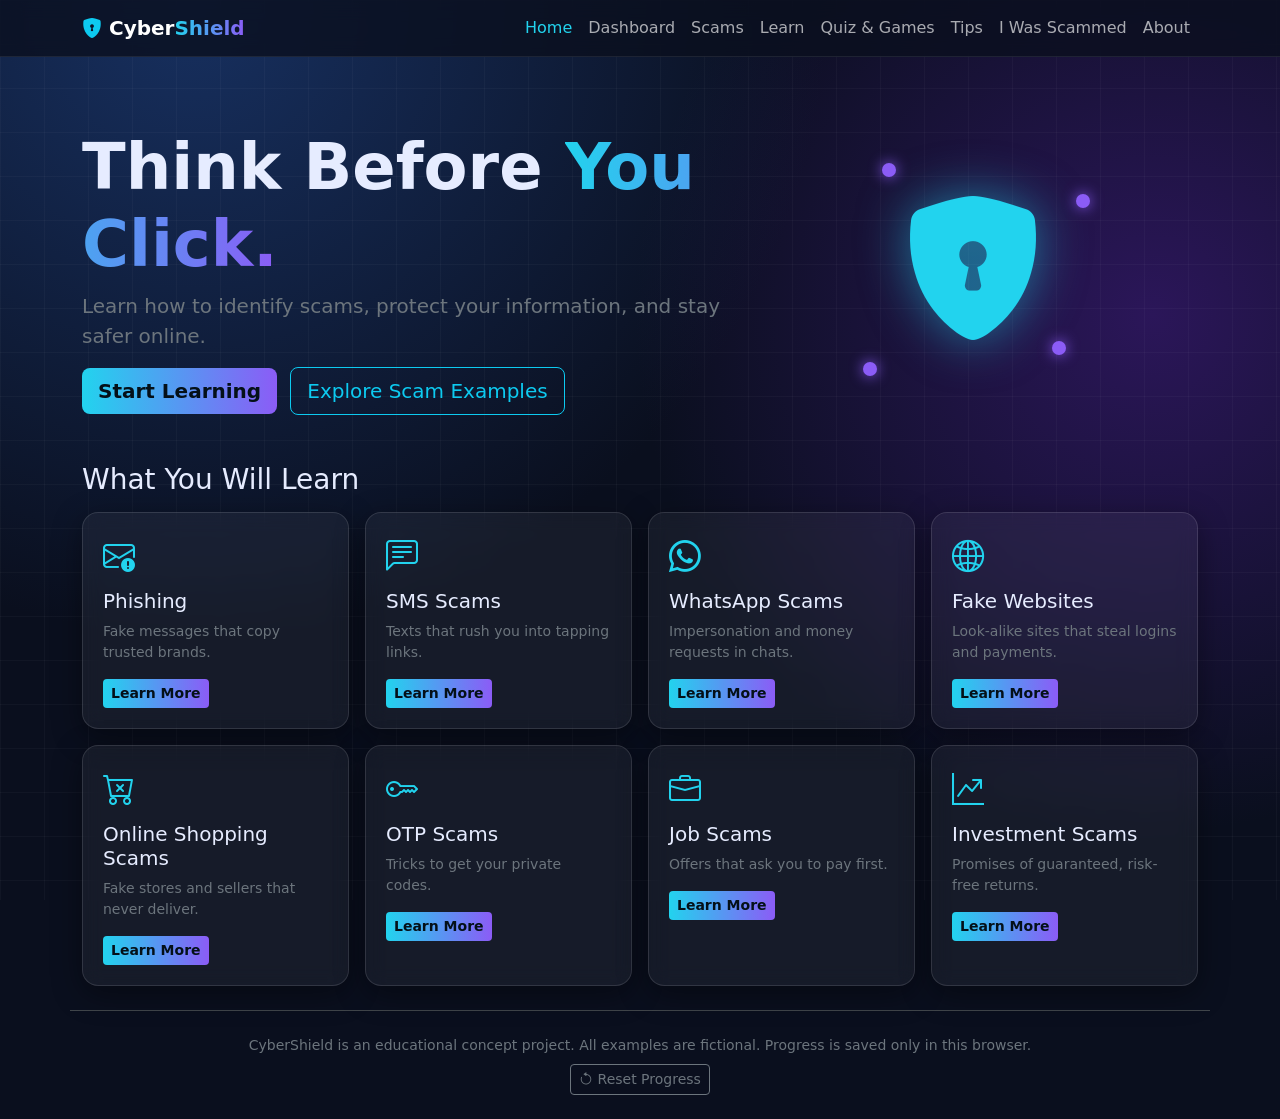
<file: index.html>
<!DOCTYPE html><html lang="en" data-bs-theme="dark"><head><meta charset="utf-8"><meta name="viewport" content="width=device-width,initial-scale=1"><title>Think Before You Click · CyberShield</title>
<link href="https://cdn.jsdelivr.net/npm/bootstrap@5.3.3/dist/css/bootstrap.min.css" rel="stylesheet">
<link href="https://cdn.jsdelivr.net/npm/bootstrap-icons@1.11.3/font/bootstrap-icons.min.css" rel="stylesheet">
<link href="css/style.css" rel="stylesheet"></head><body data-base=""><a class="visually-hidden-focusable" href="#main">Skip to content</a><div id="nav"></div><main id="main" class="container py-4">
<section class="row align-items-center py-5 g-4"><div class="col-lg-7"><h1 class="display-3 fw-bold">Think Before <span class="grad">You Click.</span></h1><p class="lead text-secondary">Learn how to identify scams, protect your information, and stay safer online.</p><a class="btn btn-neon btn-lg me-2" href="pages/learn.html">Start Learning</a> <a class="btn btn-outline-info btn-lg" href="pages/scams.html">Explore Scam Examples</a></div>
<div class="col-lg-5"><div class="hero-art" role="img" aria-label="Shield with a lock surrounded by network nodes"><i class="bi bi-shield-lock-fill"></i><i class="n" style="top:8%;left:15%"></i><i class="n" style="top:20%;right:5%;animation-delay:.6s"></i><i class="n" style="bottom:10%;left:8%;animation-delay:1.2s"></i><i class="n" style="bottom:18%;right:14%;animation-delay:1.8s"></i></div></div></section>
<h2 class="h3 mb-3">What You Will Learn</h2><div class="row g-3" id="cards"></div>
<script>
[["envelope-exclamation","Phishing","Fake messages that copy trusted brands."],["chat-left-text","SMS Scams","Texts that rush you into tapping links."],["whatsapp","WhatsApp Scams","Impersonation and money requests in chats."],["globe2","Fake Websites","Look-alike sites that steal logins and payments."],["cart-x","Online Shopping Scams","Fake stores and sellers that never deliver."],["key","OTP Scams","Tricks to get your private codes."],["briefcase","Job Scams","Offers that ask you to pay first."],["graph-up-arrow","Investment Scams","Promises of guaranteed, risk-free returns."]].forEach(([i,t,d],k)=>document.getElementById("cards").insertAdjacentHTML("beforeend",`<div class="col-sm-6 col-lg-3"><div class="glass"><i class="bi bi-${i} ico"></i><h3 class="h5 mt-2">${t}</h3><p class="small text-secondary">${d}</p><a class="btn btn-sm btn-neon" href="pages/learn.html#m${[0,1,2,4,5,3,6,7][k]}">Learn More</a></div></div>`));
</script>
</main><div id="foot"></div>
<script src="https://cdn.jsdelivr.net/npm/bootstrap@5.3.3/dist/js/bootstrap.bundle.min.js"></script>
<script src="js/progress.js"></script><script src="js/main.js"></script></body></html>
</file>
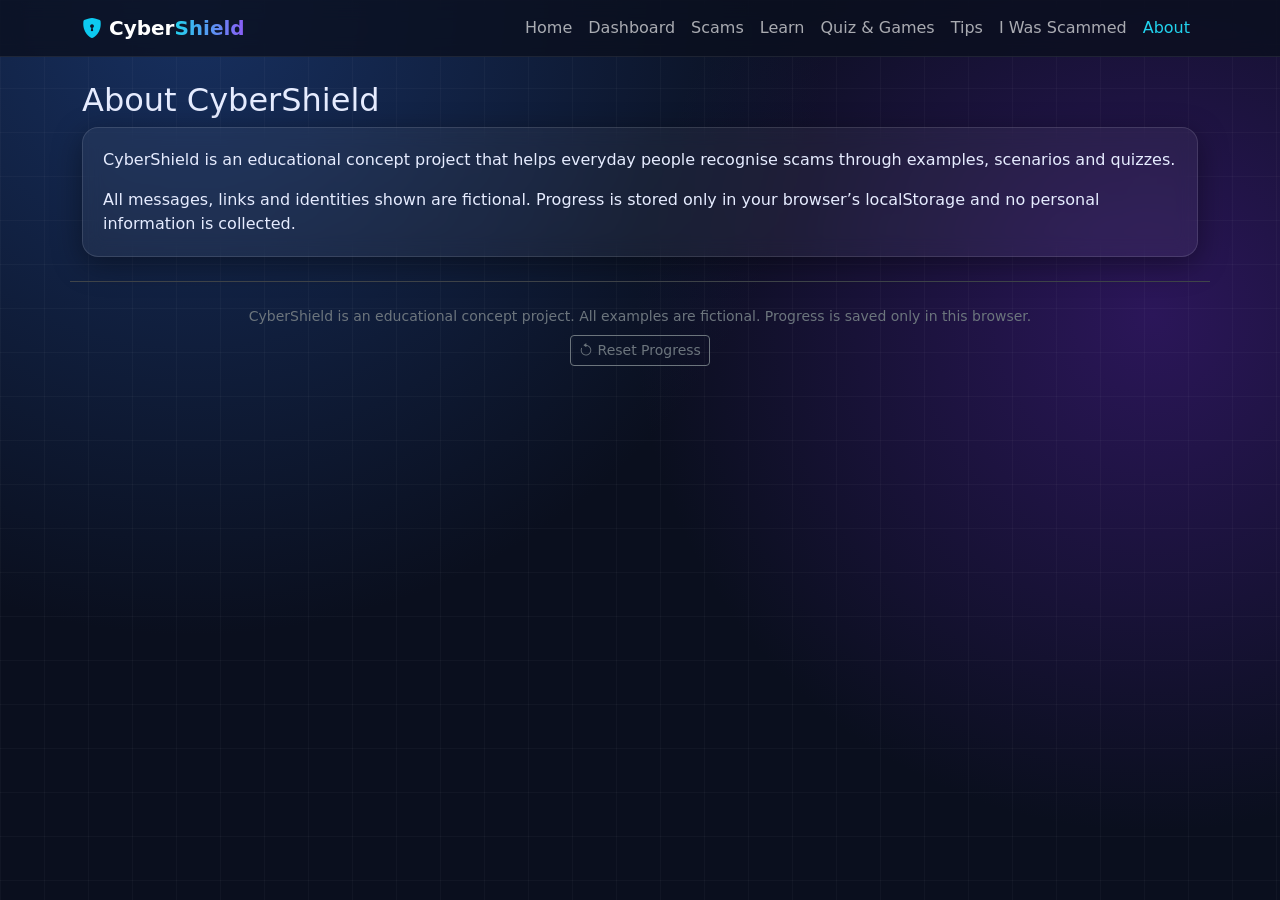
<file: pages/about.html>
<!DOCTYPE html><html lang="en" data-bs-theme="dark"><head><meta charset="utf-8"><meta name="viewport" content="width=device-width,initial-scale=1"><title>About · CyberShield</title>
<link href="https://cdn.jsdelivr.net/npm/bootstrap@5.3.3/dist/css/bootstrap.min.css" rel="stylesheet">
<link href="https://cdn.jsdelivr.net/npm/bootstrap-icons@1.11.3/font/bootstrap-icons.min.css" rel="stylesheet">
<link href="../css/style.css" rel="stylesheet"></head><body data-base="../"><a class="visually-hidden-focusable" href="#main">Skip to content</a><div id="nav"></div><main id="main" class="container py-4">
<h1 class="h2">About CyberShield</h1><div class="glass"><p>CyberShield is an educational concept project that helps everyday people recognise scams through examples, scenarios and quizzes.</p><p class="mb-0">All messages, links and identities shown are fictional. Progress is stored only in your browser’s localStorage and no personal information is collected.</p></div>
</main><div id="foot"></div>
<script src="https://cdn.jsdelivr.net/npm/bootstrap@5.3.3/dist/js/bootstrap.bundle.min.js"></script>
<script src="../js/progress.js"></script><script src="../js/main.js"></script></body></html>
</file>
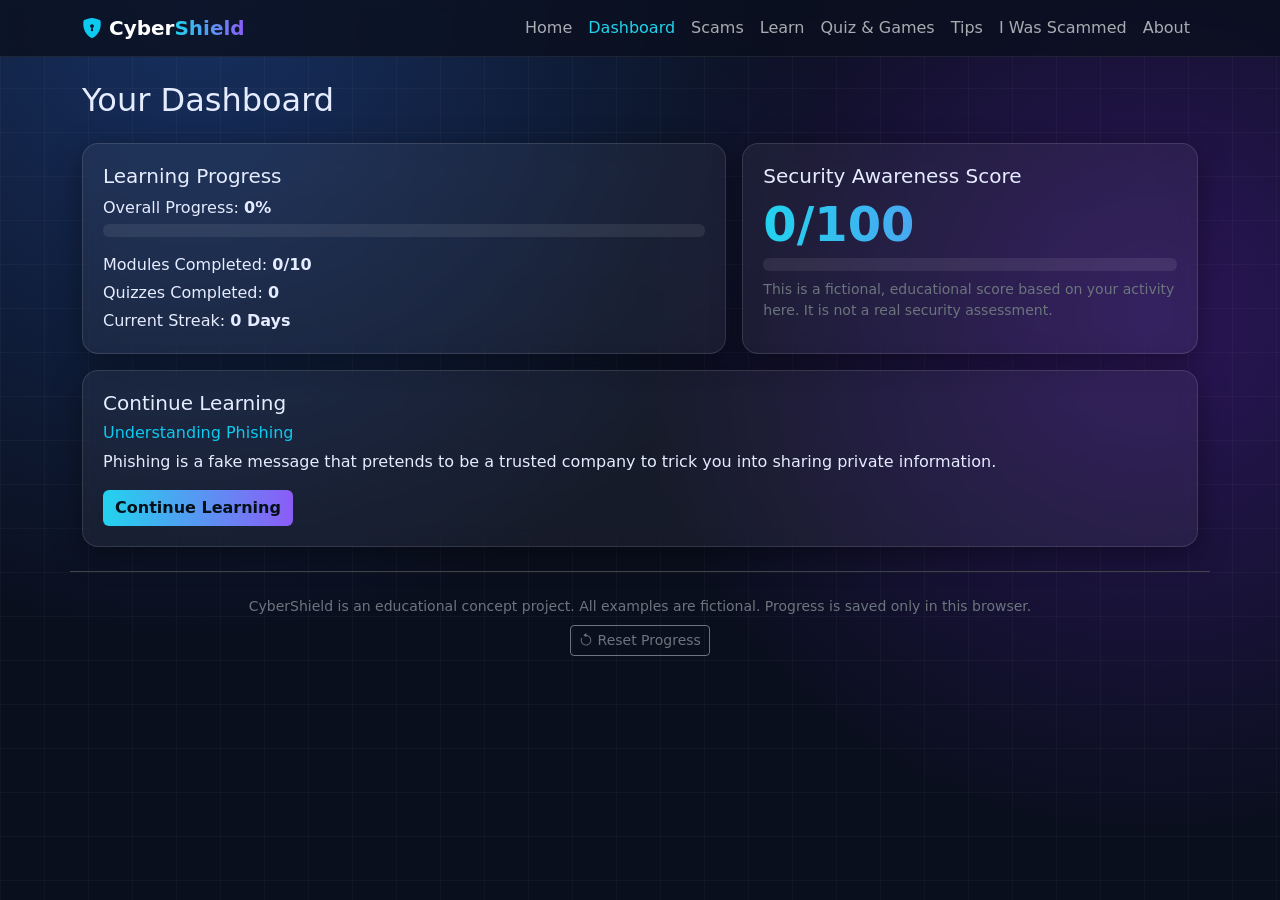
<file: pages/dashboard.html>
<!DOCTYPE html><html lang="en" data-bs-theme="dark"><head><meta charset="utf-8"><meta name="viewport" content="width=device-width,initial-scale=1"><title>Dashboard · CyberShield</title>
<link href="https://cdn.jsdelivr.net/npm/bootstrap@5.3.3/dist/css/bootstrap.min.css" rel="stylesheet">
<link href="https://cdn.jsdelivr.net/npm/bootstrap-icons@1.11.3/font/bootstrap-icons.min.css" rel="stylesheet">
<link href="../css/style.css" rel="stylesheet"></head><body data-base="../"><a class="visually-hidden-focusable" href="#main">Skip to content</a><div id="nav"></div><main id="main" class="container py-4">
<h1 class="h2 mb-4">Your Dashboard</h1><div id="dash" class="row g-3">
<div class="col-lg-7"><div class="glass"><h2 class="h5">Learning Progress</h2><p class="mb-1">Overall Progress: <b id="pct">0%</b></p><div class="progress mb-3" role="progressbar" aria-label="Overall progress" aria-valuemin="0" aria-valuemax="100"><div class="progress-bar" id="bar" style="width:0"></div></div><p class="mb-1">Modules Completed: <b id="mods"></b></p><p class="mb-1">Quizzes Completed: <b id="qz"></b></p><p class="mb-0">Current Streak: <b id="stk"></b></p></div></div>
<div class="col-lg-5"><div class="glass"><h2 class="h5">Security Awareness Score</h2><p class="display-5 grad fw-bold mb-1" id="sc"></p><div class="progress mb-2" role="progressbar" aria-label="Awareness score" aria-valuemin="0" aria-valuemax="100"><div class="progress-bar" id="bar2" style="width:0"></div></div><p class="small text-secondary mb-0">This is a fictional, educational score based on your activity here. It is not a real security assessment.</p></div></div>
<div class="col-12"><div class="glass"><h2 class="h5">Continue Learning</h2><h3 class="h6 text-info" id="nt"></h3><p id="nd"></p><a class="btn btn-neon" id="nl" href="learn.html">Continue Learning</a></div></div></div>
</main><div id="foot"></div>
<script src="https://cdn.jsdelivr.net/npm/bootstrap@5.3.3/dist/js/bootstrap.bundle.min.js"></script>
<script src="../js/progress.js"></script><script src="../js/main.js"></script><script src="../js/quiz.js"></script></body></html>
</file>
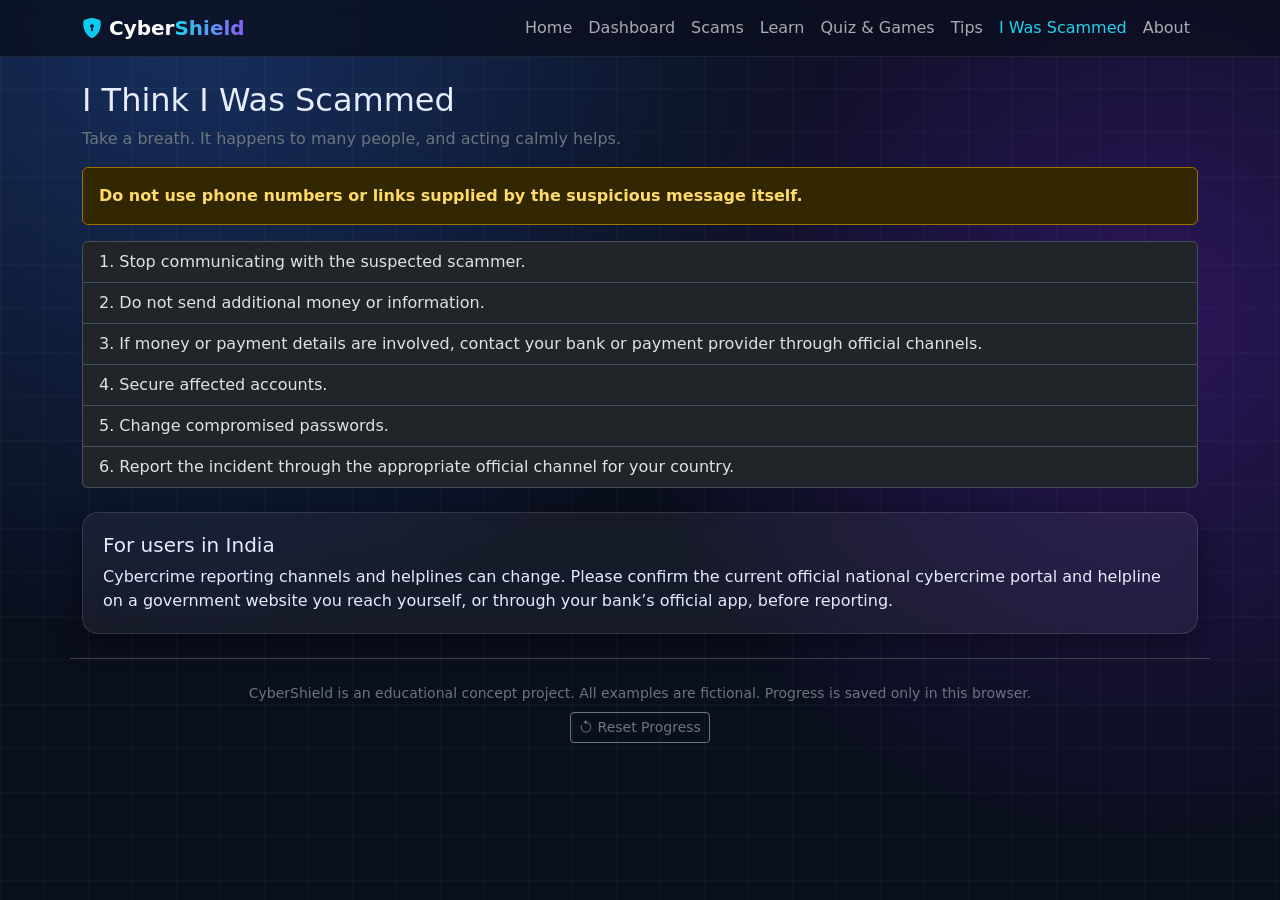
<file: pages/emergency.html>
<!DOCTYPE html><html lang="en" data-bs-theme="dark"><head><meta charset="utf-8"><meta name="viewport" content="width=device-width,initial-scale=1"><title>I Think I Was Scammed · CyberShield</title>
<link href="https://cdn.jsdelivr.net/npm/bootstrap@5.3.3/dist/css/bootstrap.min.css" rel="stylesheet">
<link href="https://cdn.jsdelivr.net/npm/bootstrap-icons@1.11.3/font/bootstrap-icons.min.css" rel="stylesheet">
<link href="../css/style.css" rel="stylesheet"></head><body data-base="../"><a class="visually-hidden-focusable" href="#main">Skip to content</a><div id="nav"></div><main id="main" class="container py-4">
<h1 class="h2">I Think I Was Scammed</h1><p class="text-secondary">Take a breath. It happens to many people, and acting calmly helps.</p>
<div class="alert alert-warning"><b>Do not use phone numbers or links supplied by the suspicious message itself.</b></div>
<ol class="list-group list-group-numbered mb-4"><li class="list-group-item">Stop communicating with the suspected scammer.</li><li class="list-group-item">Do not send additional money or information.</li><li class="list-group-item">If money or payment details are involved, contact your bank or payment provider through official channels.</li><li class="list-group-item">Secure affected accounts.</li><li class="list-group-item">Change compromised passwords.</li><li class="list-group-item">Report the incident through the appropriate official channel for your country.</li></ol>
<div class="glass"><h2 class="h5">For users in India</h2><p class="mb-0">Cybercrime reporting channels and helplines can change. Please confirm the current official national cybercrime portal and helpline on a government website you reach yourself, or through your bank’s official app, before reporting.</p></div>
</main><div id="foot"></div>
<script src="https://cdn.jsdelivr.net/npm/bootstrap@5.3.3/dist/js/bootstrap.bundle.min.js"></script>
<script src="../js/progress.js"></script><script src="../js/main.js"></script></body></html>
</file>
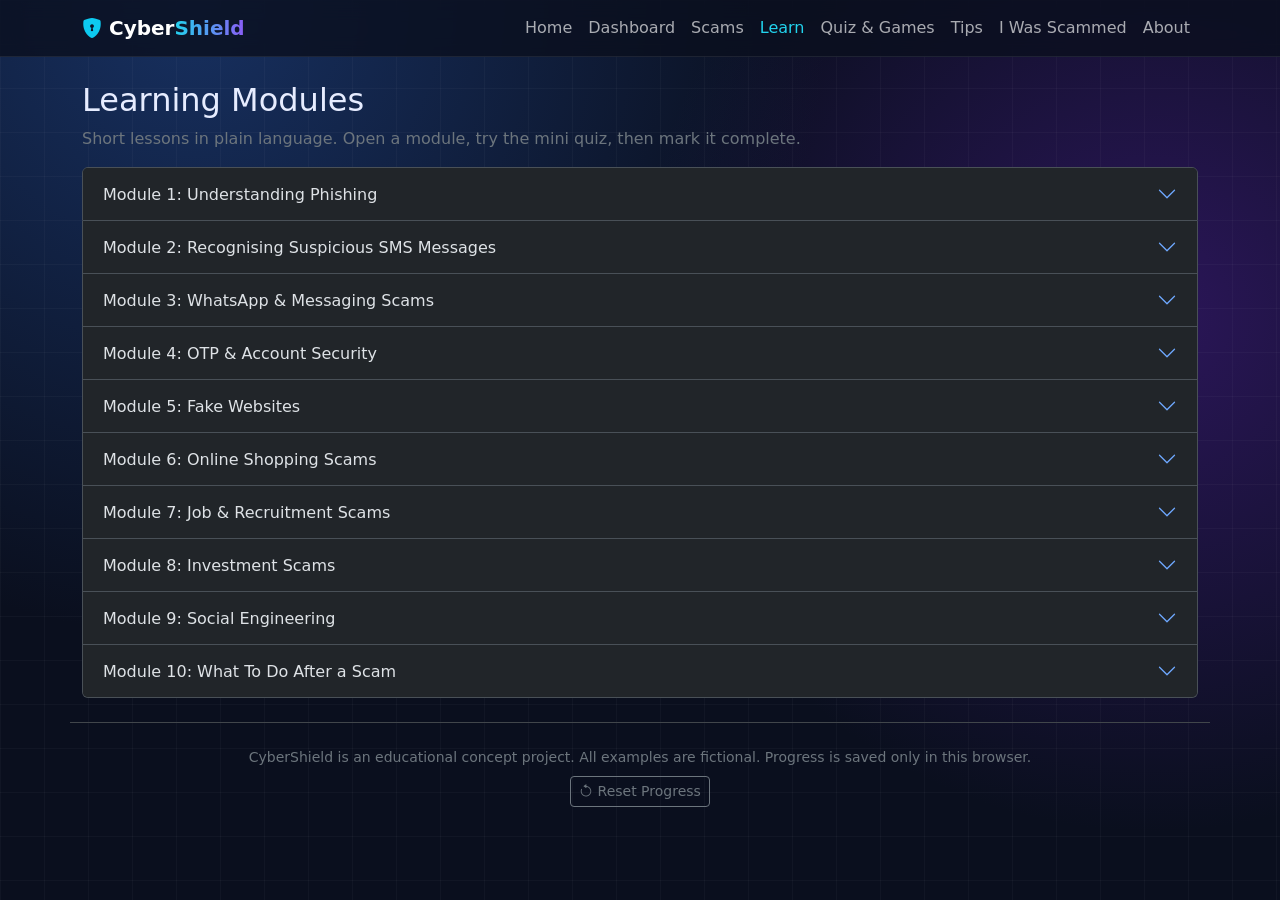
<file: pages/learn.html>
<!DOCTYPE html><html lang="en" data-bs-theme="dark"><head><meta charset="utf-8"><meta name="viewport" content="width=device-width,initial-scale=1"><title>Learn · CyberShield</title>
<link href="https://cdn.jsdelivr.net/npm/bootstrap@5.3.3/dist/css/bootstrap.min.css" rel="stylesheet">
<link href="https://cdn.jsdelivr.net/npm/bootstrap-icons@1.11.3/font/bootstrap-icons.min.css" rel="stylesheet">
<link href="../css/style.css" rel="stylesheet"></head><body data-base="../"><a class="visually-hidden-focusable" href="#main">Skip to content</a><div id="nav"></div><main id="main" class="container py-4">
<h1 class="h2">Learning Modules</h1><p class="text-secondary">Short lessons in plain language. Open a module, try the mini quiz, then mark it complete.</p><div class="accordion" id="mods"></div>
</main><div id="foot"></div>
<script src="https://cdn.jsdelivr.net/npm/bootstrap@5.3.3/dist/js/bootstrap.bundle.min.js"></script>
<script src="../js/progress.js"></script><script src="../js/main.js"></script><script src="../js/quiz.js"></script></body></html>
</file>
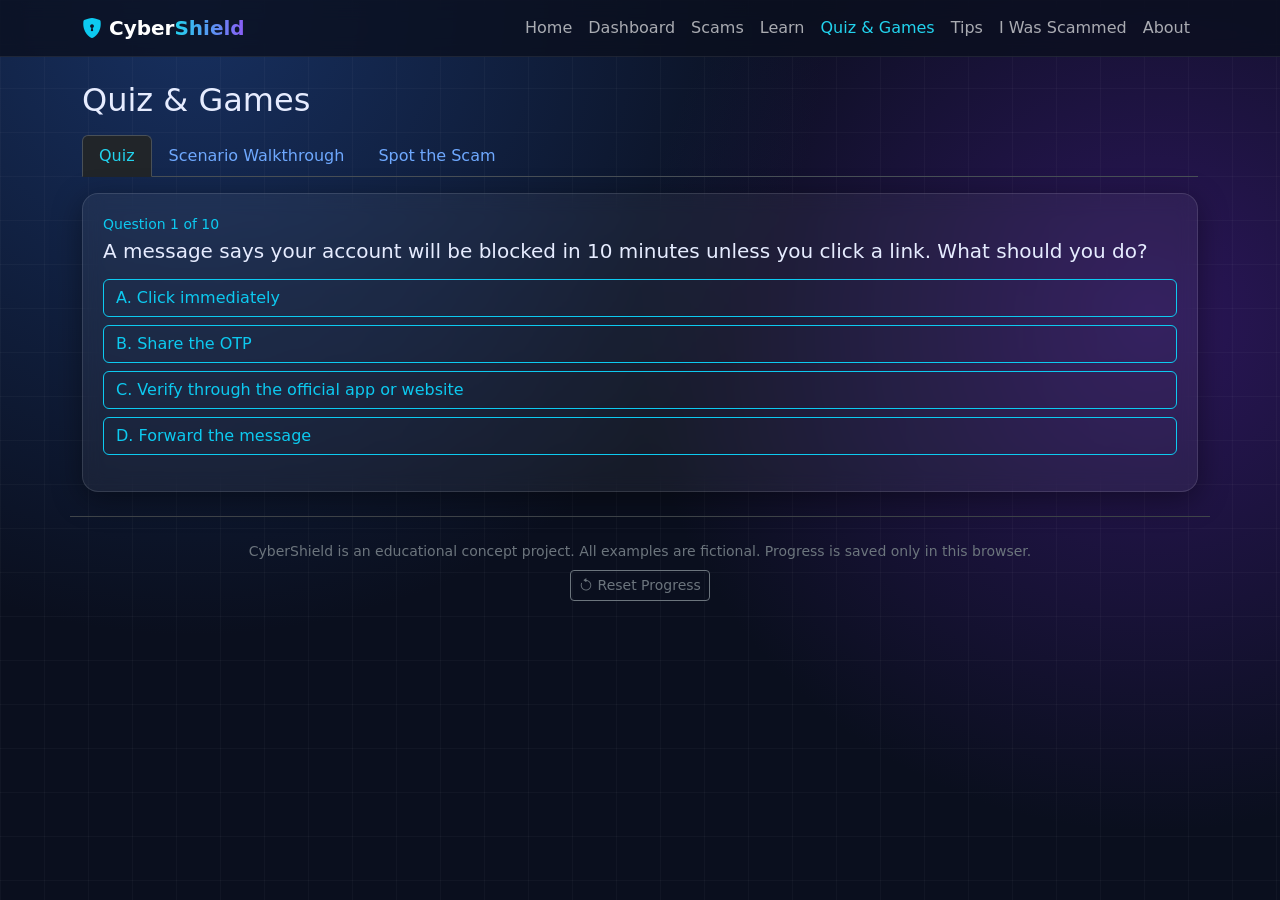
<file: pages/quiz.html>
<!DOCTYPE html><html lang="en" data-bs-theme="dark"><head><meta charset="utf-8"><meta name="viewport" content="width=device-width,initial-scale=1"><title>Quiz & Games · CyberShield</title>
<link href="https://cdn.jsdelivr.net/npm/bootstrap@5.3.3/dist/css/bootstrap.min.css" rel="stylesheet">
<link href="https://cdn.jsdelivr.net/npm/bootstrap-icons@1.11.3/font/bootstrap-icons.min.css" rel="stylesheet">
<link href="../css/style.css" rel="stylesheet"></head><body data-base="../"><a class="visually-hidden-focusable" href="#main">Skip to content</a><div id="nav"></div><main id="main" class="container py-4">
<h1 class="h2 mb-3">Quiz & Games</h1><ul class="nav nav-tabs mb-3" role="tablist"><li class="nav-item"><button class="nav-link active" data-bs-toggle="tab" data-bs-target="#t1">Quiz</button></li><li class="nav-item"><button class="nav-link" data-bs-toggle="tab" data-bs-target="#t2">Scenario Walkthrough</button></li><li class="nav-item"><button class="nav-link" data-bs-toggle="tab" data-bs-target="#t3">Spot the Scam</button></li></ul>
<div class="tab-content"><div class="tab-pane fade show active" id="t1"><div class="glass" id="quiz"></div></div><div class="tab-pane fade" id="t2"><div class="glass" id="scen"></div></div><div class="tab-pane fade" id="t3"><div class="glass" id="game"></div></div></div>
</main><div id="foot"></div>
<script src="https://cdn.jsdelivr.net/npm/bootstrap@5.3.3/dist/js/bootstrap.bundle.min.js"></script>
<script src="../js/progress.js"></script><script src="../js/main.js"></script><script src="../js/quiz.js"></script></body></html>
</file>
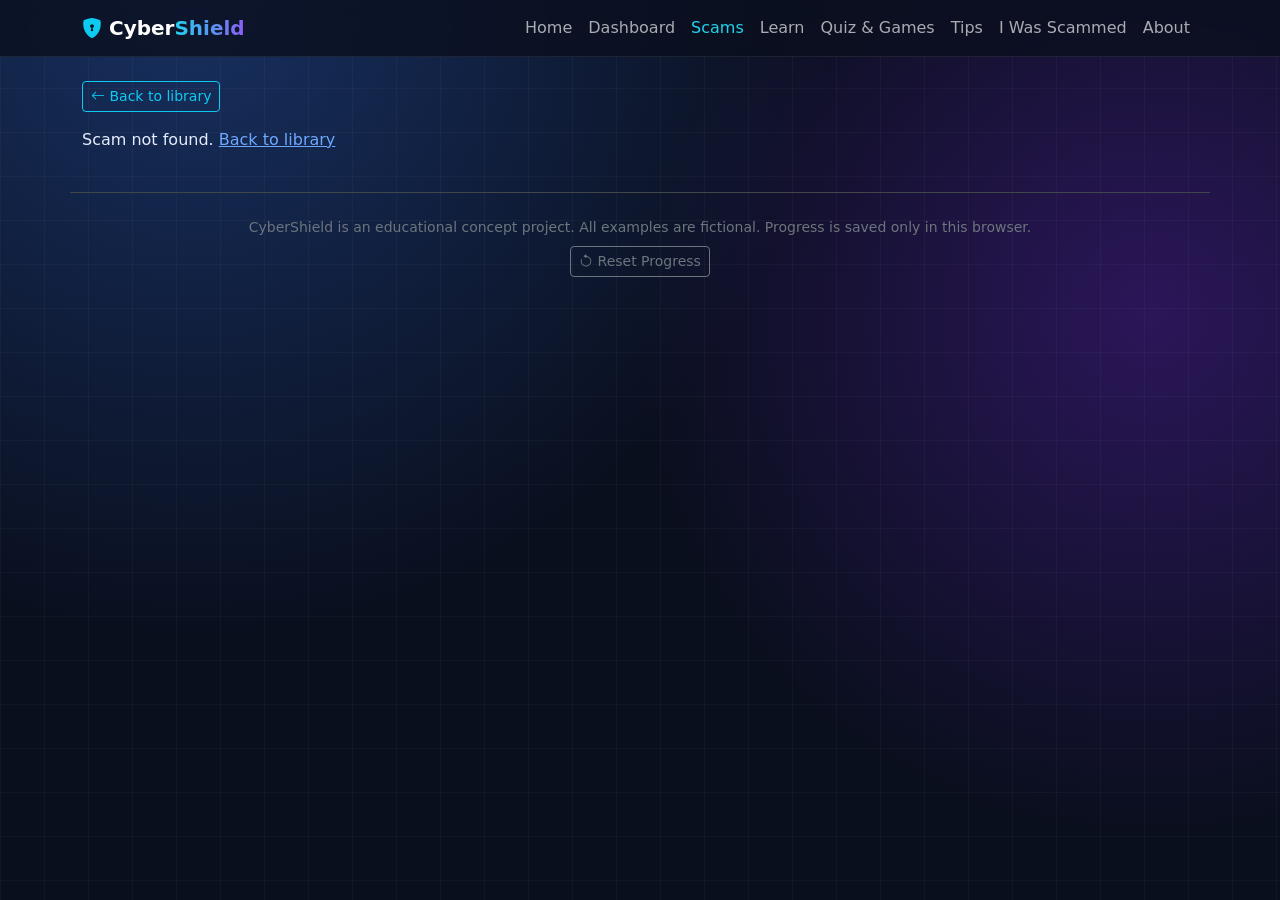
<file: pages/scam-details.html>
<!DOCTYPE html><html lang="en" data-bs-theme="dark"><head><meta charset="utf-8"><meta name="viewport" content="width=device-width,initial-scale=1"><title>Scam Details · CyberShield</title>
<link href="https://cdn.jsdelivr.net/npm/bootstrap@5.3.3/dist/css/bootstrap.min.css" rel="stylesheet">
<link href="https://cdn.jsdelivr.net/npm/bootstrap-icons@1.11.3/font/bootstrap-icons.min.css" rel="stylesheet">
<link href="../css/style.css" rel="stylesheet"></head><body data-base="../"><a class="visually-hidden-focusable" href="#main">Skip to content</a><div id="nav"></div><main id="main" class="container py-4">
<a href="scams.html" class="btn btn-sm btn-outline-info mb-3"><i class="bi bi-arrow-left"></i> Back to library</a><div id="detail"></div>
</main><div id="foot"></div>
<script src="https://cdn.jsdelivr.net/npm/bootstrap@5.3.3/dist/js/bootstrap.bundle.min.js"></script>
<script src="../js/progress.js"></script><script src="../js/main.js"></script><script src="../js/scams.js"></script></body></html>
</file>
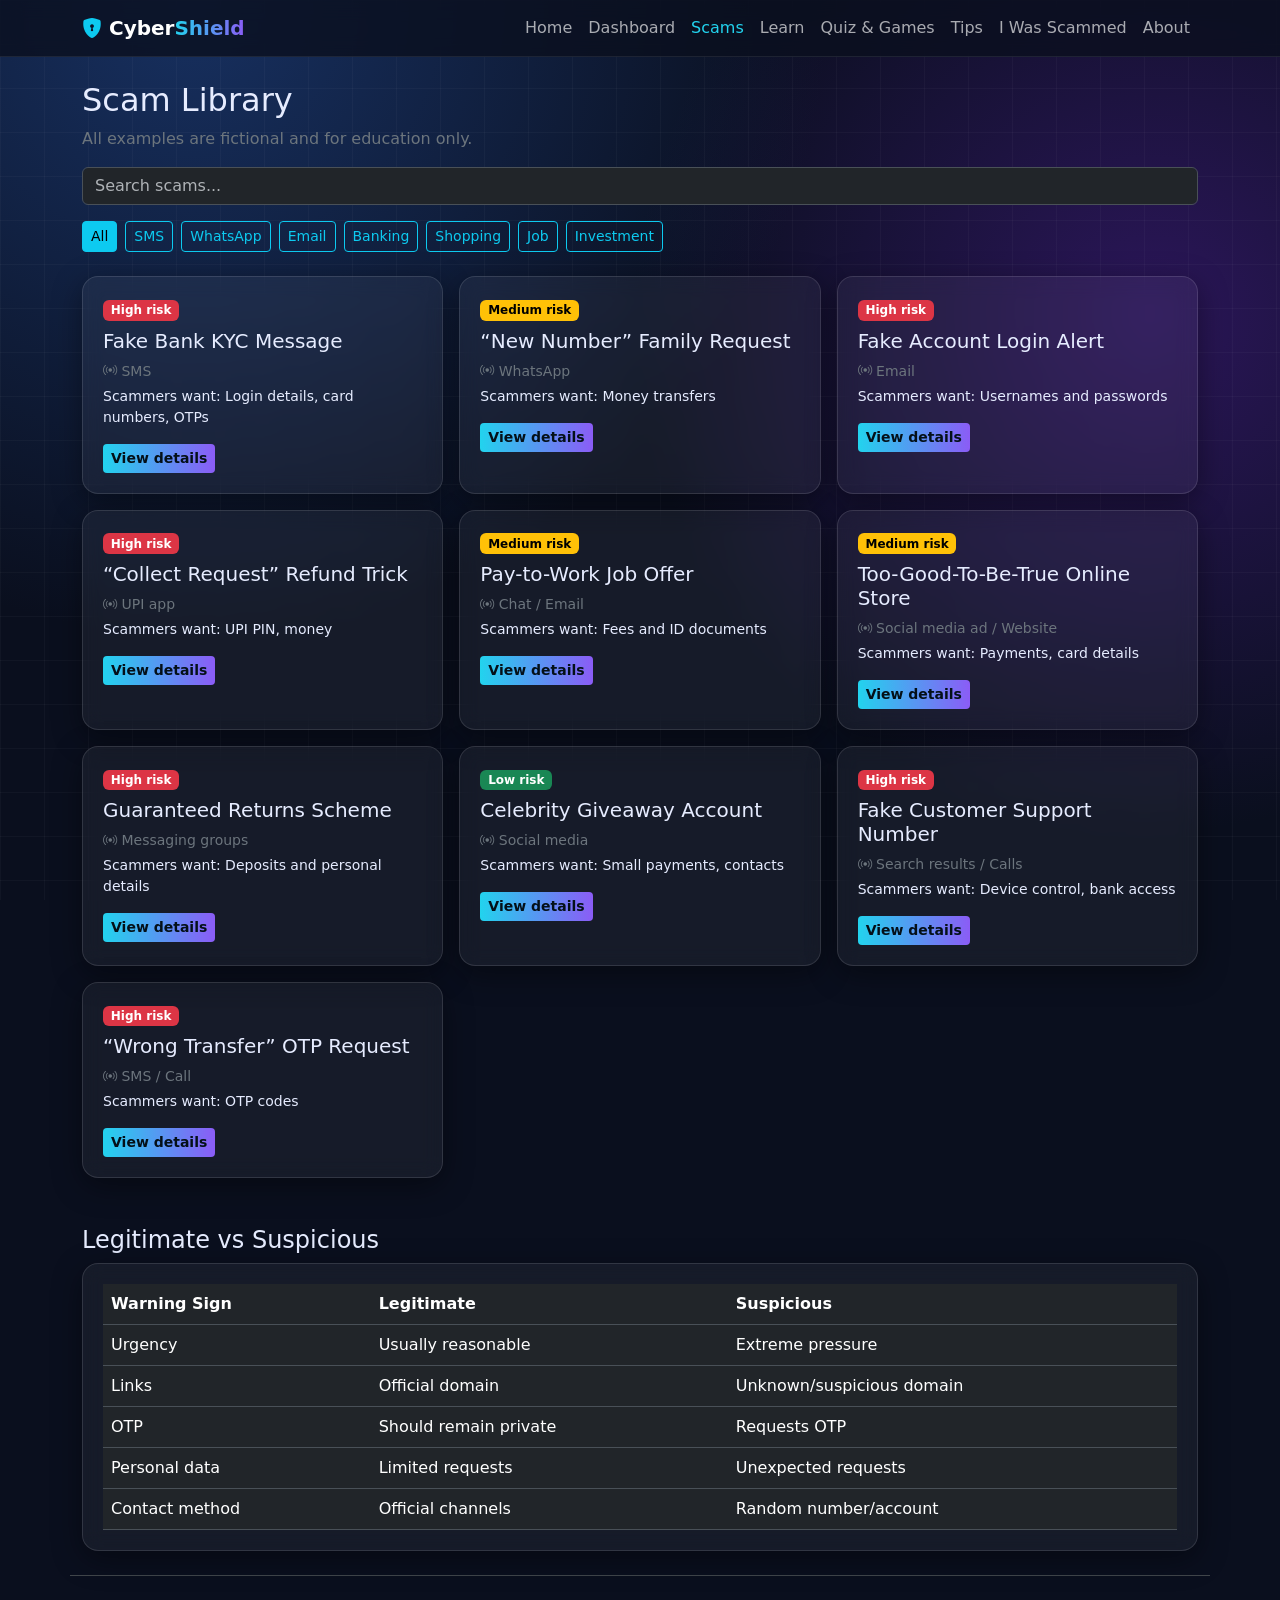
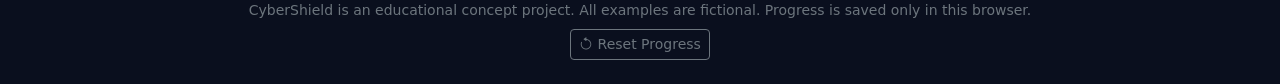
<file: pages/scams.html>
<!DOCTYPE html><html lang="en" data-bs-theme="dark"><head><meta charset="utf-8"><meta name="viewport" content="width=device-width,initial-scale=1"><title>Scam Library · CyberShield</title>
<link href="https://cdn.jsdelivr.net/npm/bootstrap@5.3.3/dist/css/bootstrap.min.css" rel="stylesheet">
<link href="https://cdn.jsdelivr.net/npm/bootstrap-icons@1.11.3/font/bootstrap-icons.min.css" rel="stylesheet">
<link href="../css/style.css" rel="stylesheet"></head><body data-base="../"><a class="visually-hidden-focusable" href="#main">Skip to content</a><div id="nav"></div><main id="main" class="container py-4">
<h1 class="h2">Scam Library</h1><p class="text-secondary">All examples are fictional and for education only.</p>
<label for="q" class="visually-hidden">Search scams</label><input id="q" class="form-control mb-3" placeholder="Search scams...">
<div id="flt" class="mb-4 d-flex flex-wrap gap-2"><button class="btn btn-sm btn-outline-info active" data-f="all">All</button><button class="btn btn-sm btn-outline-info" data-f="sms">SMS</button><button class="btn btn-sm btn-outline-info" data-f="whatsapp">WhatsApp</button><button class="btn btn-sm btn-outline-info" data-f="email">Email</button><button class="btn btn-sm btn-outline-info" data-f="banking">Banking</button><button class="btn btn-sm btn-outline-info" data-f="shopping">Shopping</button><button class="btn btn-sm btn-outline-info" data-f="job">Job</button><button class="btn btn-sm btn-outline-info" data-f="investment">Investment</button></div>
<div class="row g-3 mb-5" id="list"></div>
<h2 class="h4">Legitimate vs Suspicious</h2><div class="table-responsive glass"><table class="table align-middle mb-0"><thead><tr><th>Warning Sign</th><th>Legitimate</th><th>Suspicious</th></tr></thead><tbody><tr><td>Urgency</td><td>Usually reasonable</td><td>Extreme pressure</td></tr><tr><td>Links</td><td>Official domain</td><td>Unknown/suspicious domain</td></tr><tr><td>OTP</td><td>Should remain private</td><td>Requests OTP</td></tr><tr><td>Personal data</td><td>Limited requests</td><td>Unexpected requests</td></tr><tr><td>Contact method</td><td>Official channels</td><td>Random number/account</td></tr></tbody></table></div>
</main><div id="foot"></div>
<script src="https://cdn.jsdelivr.net/npm/bootstrap@5.3.3/dist/js/bootstrap.bundle.min.js"></script>
<script src="../js/progress.js"></script><script src="../js/main.js"></script><script src="../js/scams.js"></script></body></html>
</file>
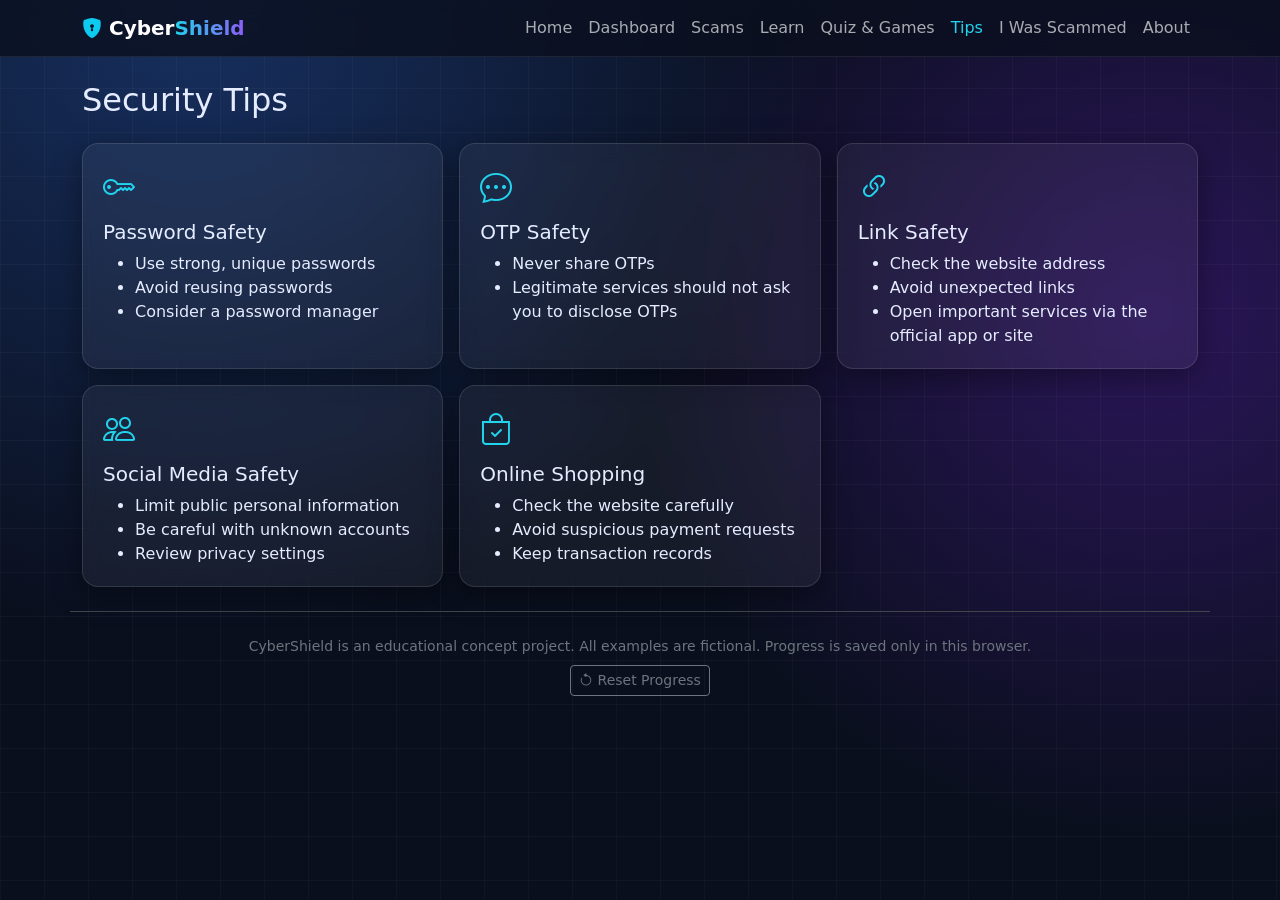
<file: pages/tips.html>
<!DOCTYPE html><html lang="en" data-bs-theme="dark"><head><meta charset="utf-8"><meta name="viewport" content="width=device-width,initial-scale=1"><title>Security Tips · CyberShield</title>
<link href="https://cdn.jsdelivr.net/npm/bootstrap@5.3.3/dist/css/bootstrap.min.css" rel="stylesheet">
<link href="https://cdn.jsdelivr.net/npm/bootstrap-icons@1.11.3/font/bootstrap-icons.min.css" rel="stylesheet">
<link href="../css/style.css" rel="stylesheet"></head><body data-base="../"><a class="visually-hidden-focusable" href="#main">Skip to content</a><div id="nav"></div><main id="main" class="container py-4">
<h1 class="h2 mb-4">Security Tips</h1><div class="row g-3" id="t"></div><script>
[["key","Password Safety","Use strong, unique passwords|Avoid reusing passwords|Consider a password manager"],["chat-dots","OTP Safety","Never share OTPs|Legitimate services should not ask you to disclose OTPs"],["link-45deg","Link Safety","Check the website address|Avoid unexpected links|Open important services via the official app or site"],["people","Social Media Safety","Limit public personal information|Be careful with unknown accounts|Review privacy settings"],["bag-check","Online Shopping","Check the website carefully|Avoid suspicious payment requests|Keep transaction records"]].forEach(([i,t,l])=>document.getElementById("t").insertAdjacentHTML("beforeend",`<div class="col-md-6 col-lg-4"><div class="glass"><i class="bi bi-${i} ico"></i><h2 class="h5 mt-2">${t}</h2><ul class="mb-0">${l.split("|").map(x=>`<li>${x}</li>`).join("")}</ul></div></div>`))</script>
</main><div id="foot"></div>
<script src="https://cdn.jsdelivr.net/npm/bootstrap@5.3.3/dist/js/bootstrap.bundle.min.js"></script>
<script src="../js/progress.js"></script><script src="../js/main.js"></script></body></html>
</file>
<file: css/style.css>
:root{--ac:#22d3ee;--ac2:#8b5cf6}
body{background:radial-gradient(circle at 15% 0,#173060 0,transparent 45%),radial-gradient(circle at 90% 35%,#2b1659 0,transparent 40%),#0a0f1e;background-attachment:fixed;color:#e6ecff;min-height:100vh;font-family:"Segoe UI",system-ui,sans-serif}
body:before{content:"";position:fixed;inset:0;z-index:-1;background-image:linear-gradient(#ffffff08 1px,transparent 1px),linear-gradient(90deg,#ffffff08 1px,transparent 1px);background-size:44px 44px}
.glass{background:#ffffff0d;border:1px solid #ffffff1f;backdrop-filter:blur(10px);border-radius:1rem;box-shadow:0 8px 30px #0006;padding:1.25rem;height:100%}
.navbar{background:#0a0f1ecc!important;backdrop-filter:blur(10px);border-bottom:1px solid #ffffff14}
.nav-link.active{color:var(--ac)!important}
.grad{background:linear-gradient(90deg,var(--ac),var(--ac2));-webkit-background-clip:text;background-clip:text;color:transparent}
.btn-neon{background:linear-gradient(90deg,var(--ac),var(--ac2));color:#041018;border:0;font-weight:600}
.btn-neon:hover{color:#041018;filter:brightness(1.1)}
.ico{font-size:2rem;color:var(--ac)}
.hero-art{position:relative;width:260px;height:260px;margin:auto;display:grid;place-items:center}
.hero-art .bi-shield-lock-fill{font-size:9rem;color:var(--ac);filter:drop-shadow(0 0 25px #22d3ee88)}
.hero-art i.n{position:absolute;width:14px;height:14px;border-radius:50%;background:var(--ac2);box-shadow:0 0 14px var(--ac2);animation:pulse 2.4s infinite}
@keyframes pulse{50%{transform:scale(1.6);opacity:.5}}
.progress{height:.8rem;background:#ffffff14}
.progress-bar{transition:width 1.2s ease;background:linear-gradient(90deg,var(--ac),var(--ac2))}
.sms{background:#0008;border-left:4px solid var(--ac2);border-radius:.6rem;padding:.8rem 1rem;font-family:monospace}
mark{background:#f59e0b33;color:#fcd34d;border-bottom:2px solid #f59e0b;padding:0 .15rem;border-radius:3px}
.tok{cursor:pointer;padding:.1rem .2rem;border-radius:4px;display:inline-block;border:0;background:none;color:inherit;font:inherit;text-align:left}
.tok:hover{background:#ffffff1a}.tok.good{background:#16a34a55}.tok.bad{background:#dc262655}
a:focus-visible,button:focus-visible,input:focus-visible{outline:3px solid var(--ac)!important;outline-offset:2px}
@media(prefers-reduced-motion:reduce){*{animation:none!important;transition:none!important}}
</file>
